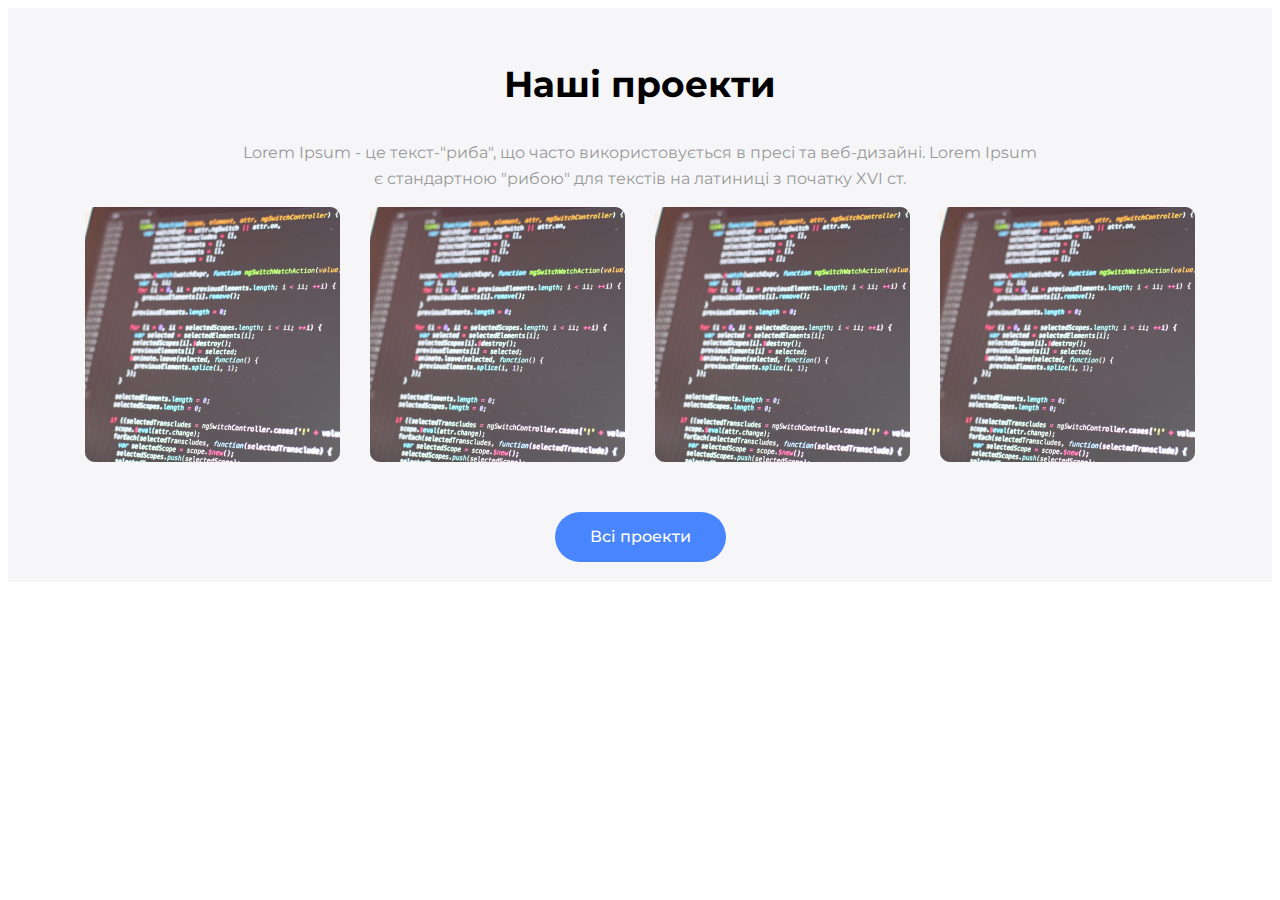
<file: index.html>
<!DOCTYPE html>
<html lang="uk">
<head>
    <meta charset="UTF-8">
    <meta name="viewport" content="width=device-width, initial-scale=1.0">
    <title>Наші проекти</title>
    <link rel="stylesheet" href="./css/style.css">
</head>
<body>
        <section class="projects">
            <div class="projects__container">
                <h2>Наші проекти</h2>
                <p>Lorem Ipsum - це текст-"риба", що часто використовується в пресі та веб-дизайні. Lorem Ipsum є стандартною "рибою" для текстів на латиниці з початку XVI ст.</p>
                <div class="projects__container--projects">
                    <img src="project.png" alt="Project 1" class="project">
                    <img src="project.png" alt="Project 2" class="project">
                    <img src="project.png" alt="Project 3" class="project">
                    <img src="project.png" alt="Project 4" class="project">
                </div>
                <button class="projects__container--all-p-btn">Всі проекти</button>
            </div>
        </section>
</body>
</html>
</file>
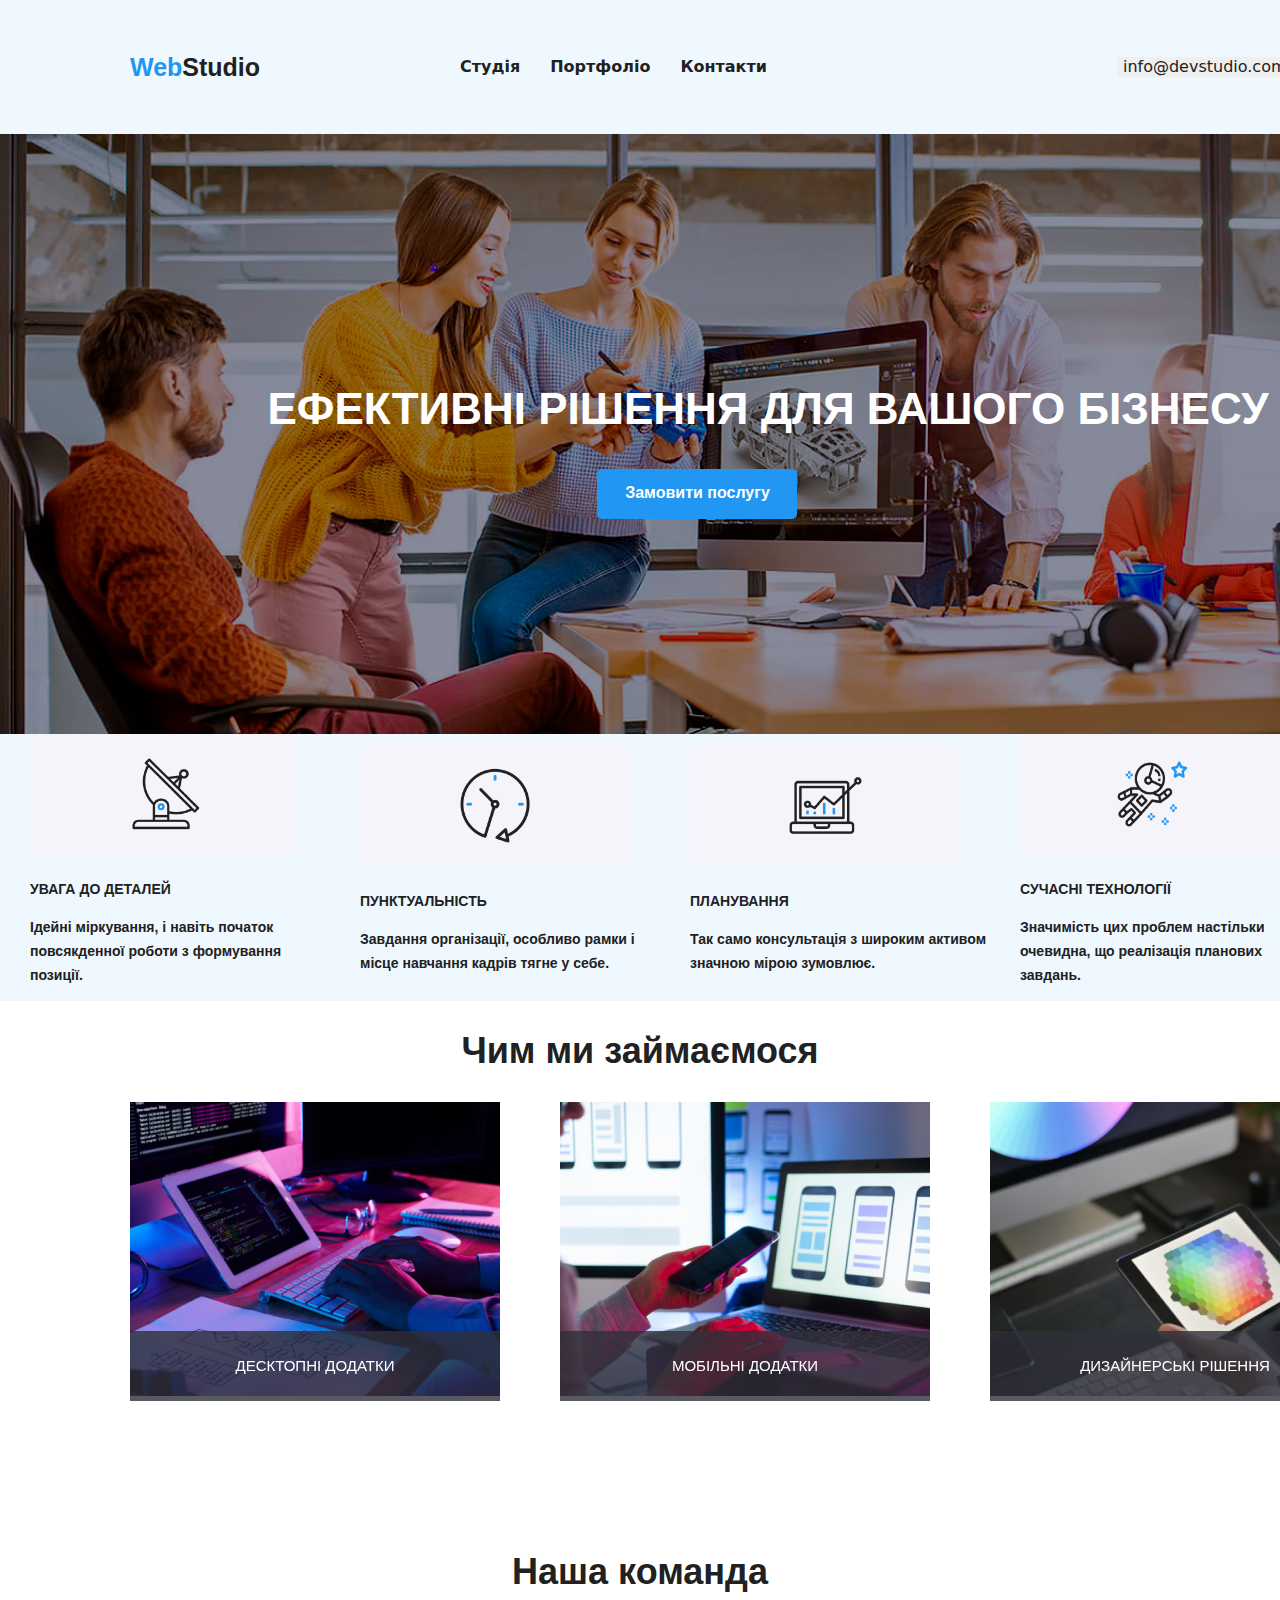
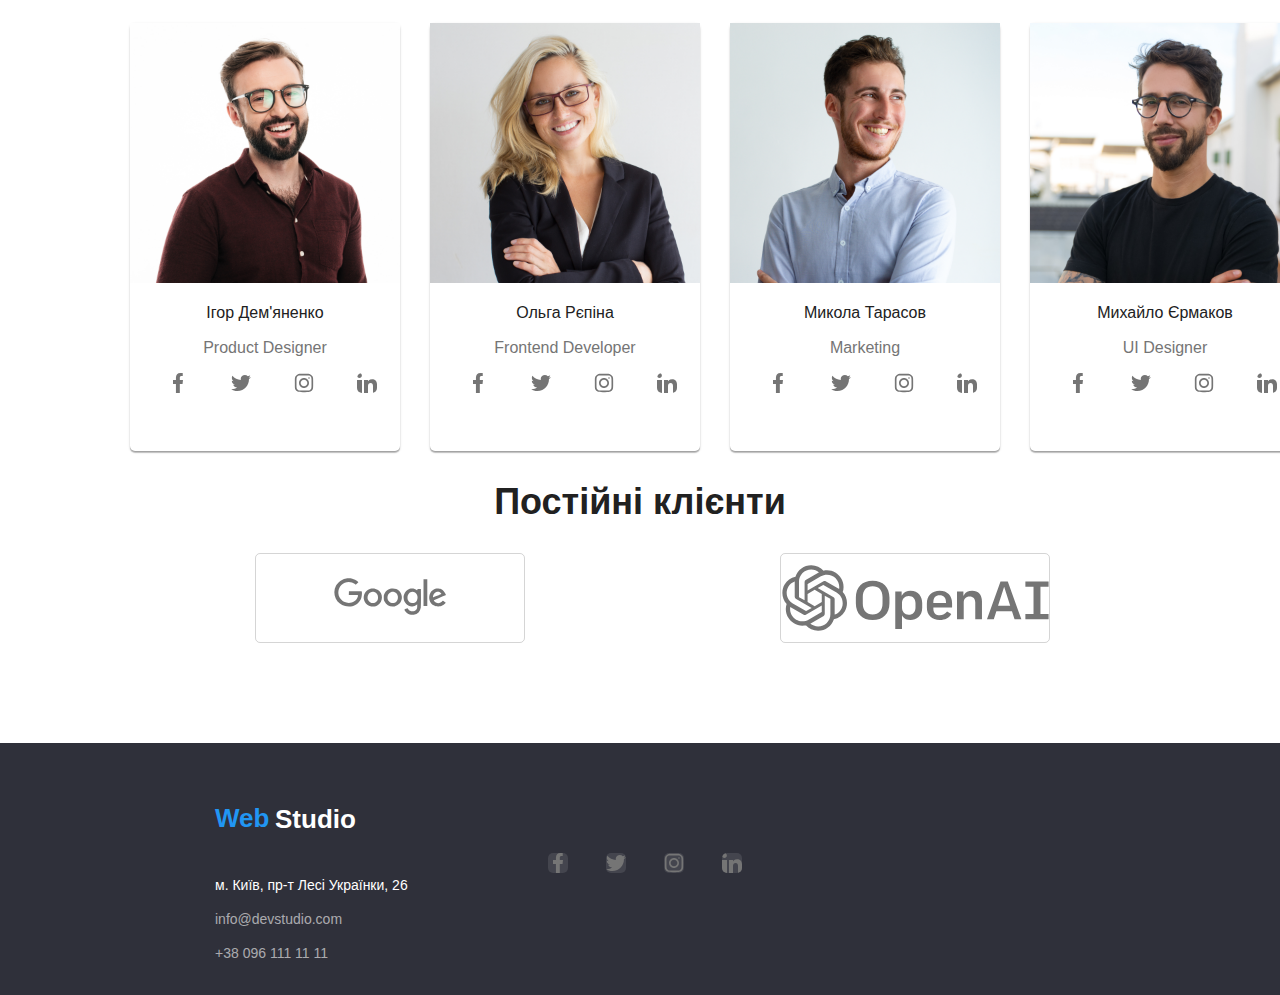
<file: WebStudio/index.html>
<!DOCTYPE html>
<html lang="en">
<head>
    <meta charset="UTF-8">
    <meta name="viewport" content="width=device-width, initial-scale=1.0">
    <title>WebStudio</title>
    <link rel="stylesheet" href="https://cdnjs.cloudflare.com/ajax/libs/modern-normalize/2.0.0/modern-normalize.min.css">
    <link rel="stylesheet" href="./style.css">
</head>
<body>
    <header class="header">
        <h4 class="webtext1"><div class="blue">Web</div></h4><h4 class="webtext2">Studio</h4>
        <nav class="menunav">
            <h4 class="navtext">Студія</h4>
            <h4 class="navtext">Портфоліо</h4>
            <h4 class="navtext">Контакти</h4>
        </nav>
        <button class="mailtext">info@devstudio.com</button>
        <h4 class="teltext">+38 096 111 11 11</h4>
    </header>
    <div class="main">
        <section>
            <h1 class="title">ЕФЕКТИВНІ РІШЕННЯ ДЛЯ ВАШОГО БІЗНЕСУ</h1>
            <button class="button" data-modal-open>Замовити послугу</button>
        </section>
    </div>
    <div class="back-drop is-hidden" data-modal>
        <div class="modal">
            <button class="close" data-modal-close>x</button>
            <p class="welcome">Залиште ваші дані, ми вам передзвонимо</p>
            <br>
            <p class="inputt">Ім'я</p>
            <input  class="input" type="text" placeholder="">
            <p class="inputt">Телефон</p>
            <input  class="input" type="email" placeholder="">
            <p class="inputt">Пошта</p>
            <input  class="input" type="tel" placeholder="">
            <p class="inputt">Коментар</p>
            <textarea class="input" name="comment" id="comment" cols="30" rows="10" placeholder="Введіть текст"></textarea>
            <br>
            <input type="checkbox" name="checkbox" id="checkbox">
            <label class="inputt checkbox" for="checkbox">Погоджуюся з розсилкою та приймаю Умови договору</label>
            <br><br><br>
            <button class="send">Надіслати</button>
        </div>
    </div>
    <div class="box">
        <div class="title1">
            <img src="9.png" alt="antena" class="imgdef">
            <h3>УВАГА ДО ДЕТАЛЕЙ</h3>
            <h3>Ідейні міркування, і навіть початок повсякденної роботи з формування позиції.</h3>
        </div>
        <div class="title1">
            <img src="10.png" alt="clock" class="imgdef">
            <h3>ПУНКТУАЛЬНІСТЬ</h3>
            <h3>Завдання організації, особливо рамки і місце навчання кадрів тягне у себе.</h3>
        </div>
        <div class="title1">
            <img src="11.png" alt="diagram" class="imgdef">
            <h3>ПЛАНУВАННЯ</h3>
            <h3>Так само консультація з широким активом значною мірою зумовлює.</h3>
        </div>
        <div class="title1">
            <img src="12.png" alt="astronaut" class="imgdef">
            <h3>СУЧАСНІ ТЕХНОЛОГІЇ</h3>
            <h3>Значимість цих проблем настільки очевидна, що реалізація планових завдань.</h3>
        </div>
    </div>
    <div class="box2">
        <h2 class="title3">Чим ми займаємося</h2>
        <div class="imgs">
            <div class="img">
                <img src="./1.png" alt="img1" class="img">
                <p class="imgtext">ДЕСКТОПНІ ДОДАТКИ</p>
            </div>
            <div class="img">
                <img src="./2.png" alt="img2" class="img">
                <p class="imgtext">МОБІЛЬНІ ДОДАТКИ</p>
            </div>
            <div class="img">
                <img src="./3.png" alt="img3" class="img">
                <p class="imgtext">ДИЗАЙНЕРСЬКІ РІШЕННЯ</p>
            </div>
        </div>
    </div>
    <br><br><br><br><br><br>
    <div class="box2">
        <h2 class="title3">Наша команда</h2>
        <div class="imgs">
            <div class="name">
                <img src="./4.png" alt="img4" class="img2">
                <h3 class="name1">Ігор Дем'яненко</h3>
                <h3 class="name2">Product Designer</h3>
                <svg class="link">
                    <use href="./symbol-defs.svg#icon-facebook"></use>
                </svg>
                <svg class="link">
                    <use href="./symbol-defs.svg#icon-twitter"></use>
                </svg>
                <svg class="link">
                    <use href="./symbol-defs.svg#icon-instagram"></use>
                </svg>
                <svg class="link">
                    <use href="./symbol-defs.svg#icon-linkedin"></use>
                </svg>
            </div>
            <div class="name">
                <img src="./5.png" alt="img5" class="img2">
                <h3 class="name1">Ольга Рєпіна</h3>
                <h3 class="name2">Frontend Developer</h3>
                <svg class="link">
                    <use href="./symbol-defs.svg#icon-facebook"></use>
                </svg>
                <svg class="link">
                    <use href="./symbol-defs.svg#icon-twitter"></use>
                </svg>
                <svg class="link">
                    <use href="./symbol-defs.svg#icon-instagram"></use>
                </svg>
                <svg class="link">
                    <use href="./symbol-defs.svg#icon-linkedin"></use>
                </svg>
            </div>
            <div class="name">
                <img src="./6.png" alt="img6" class="img2">
                <h3 class="name1">Микола Тарасов</h3>
                <h3 class="name2">Marketing</h3>
                <svg class="link">
                    <use href="./symbol-defs.svg#icon-facebook"></use>
                </svg>
                <svg class="link">
                    <use href="./symbol-defs.svg#icon-twitter"></use>
                </svg>
                <svg class="link">
                    <use href="./symbol-defs.svg#icon-instagram"></use>
                </svg>
                <svg class="link">
                    <use href="./symbol-defs.svg#icon-linkedin"></use>
                </svg>
            </div>
            <div class="name">
                <img src="./7.png" alt="img7" class="img2">
                <h3 class="name1">Михайло Єрмаков</h3>
                <h3 class="name2">UI Designer</h3>
                <svg class="link">
                    <use href="./symbol-defs.svg#icon-facebook"></use>
                </svg>
                <svg class="link">
                    <use href="./symbol-defs.svg#icon-twitter"></use>
                </svg>
                <svg class="link">
                    <use href="./symbol-defs.svg#icon-instagram"></use>
                </svg>
                <svg class="link">
                    <use href="./symbol-defs.svg#icon-linkedin"></use>
                </svg>
            </div>
        </div>
    </div>
    <h2 class="title3">Постійні клієнти</h2>
    <div class="clients">
        <div class="clientbox">
            <svg class="client clientsvg">
                <use href="./symbol-defs.svg#icon-google"></use>
            </svg>
        </div>
        <div class="clientbox">
            <svg class="client clientsvg">
                <use href="./symbol-defs.svg#icon-openai"></use>
            </svg>
        </div>
    </div>
    <footer class="footer">
        <div class="footer-logo"><div class="blue">Web</div><div class="white">Studio</div></div>
        <br>
        <div class="footer-adress">м. Київ, пр-т Лесі Українки, 26</div>
        <div class="footer-email">info@devstudio.com</div>
        <div class="footer-tel">+38 096 111 11 11</div>
        <br>
        <div class="footer-social">
            <svg class="link">
                <use href="./symbol-defs.svg#icon-facebook"></use>
            </svg>
            <svg class="link">
                <use href="./symbol-defs.svg#icon-twitter"></use>
            </svg>
            <svg class="link">
                <use href="./symbol-defs.svg#icon-instagram"></use>
            </svg>
            <svg class="link">
                <use href="./symbol-defs.svg#icon-linkedin"></use>
            </svg>
        </div>
        <br>
    </footer>
    <script src="./script.js"></script>
</body>
</html>
</file>
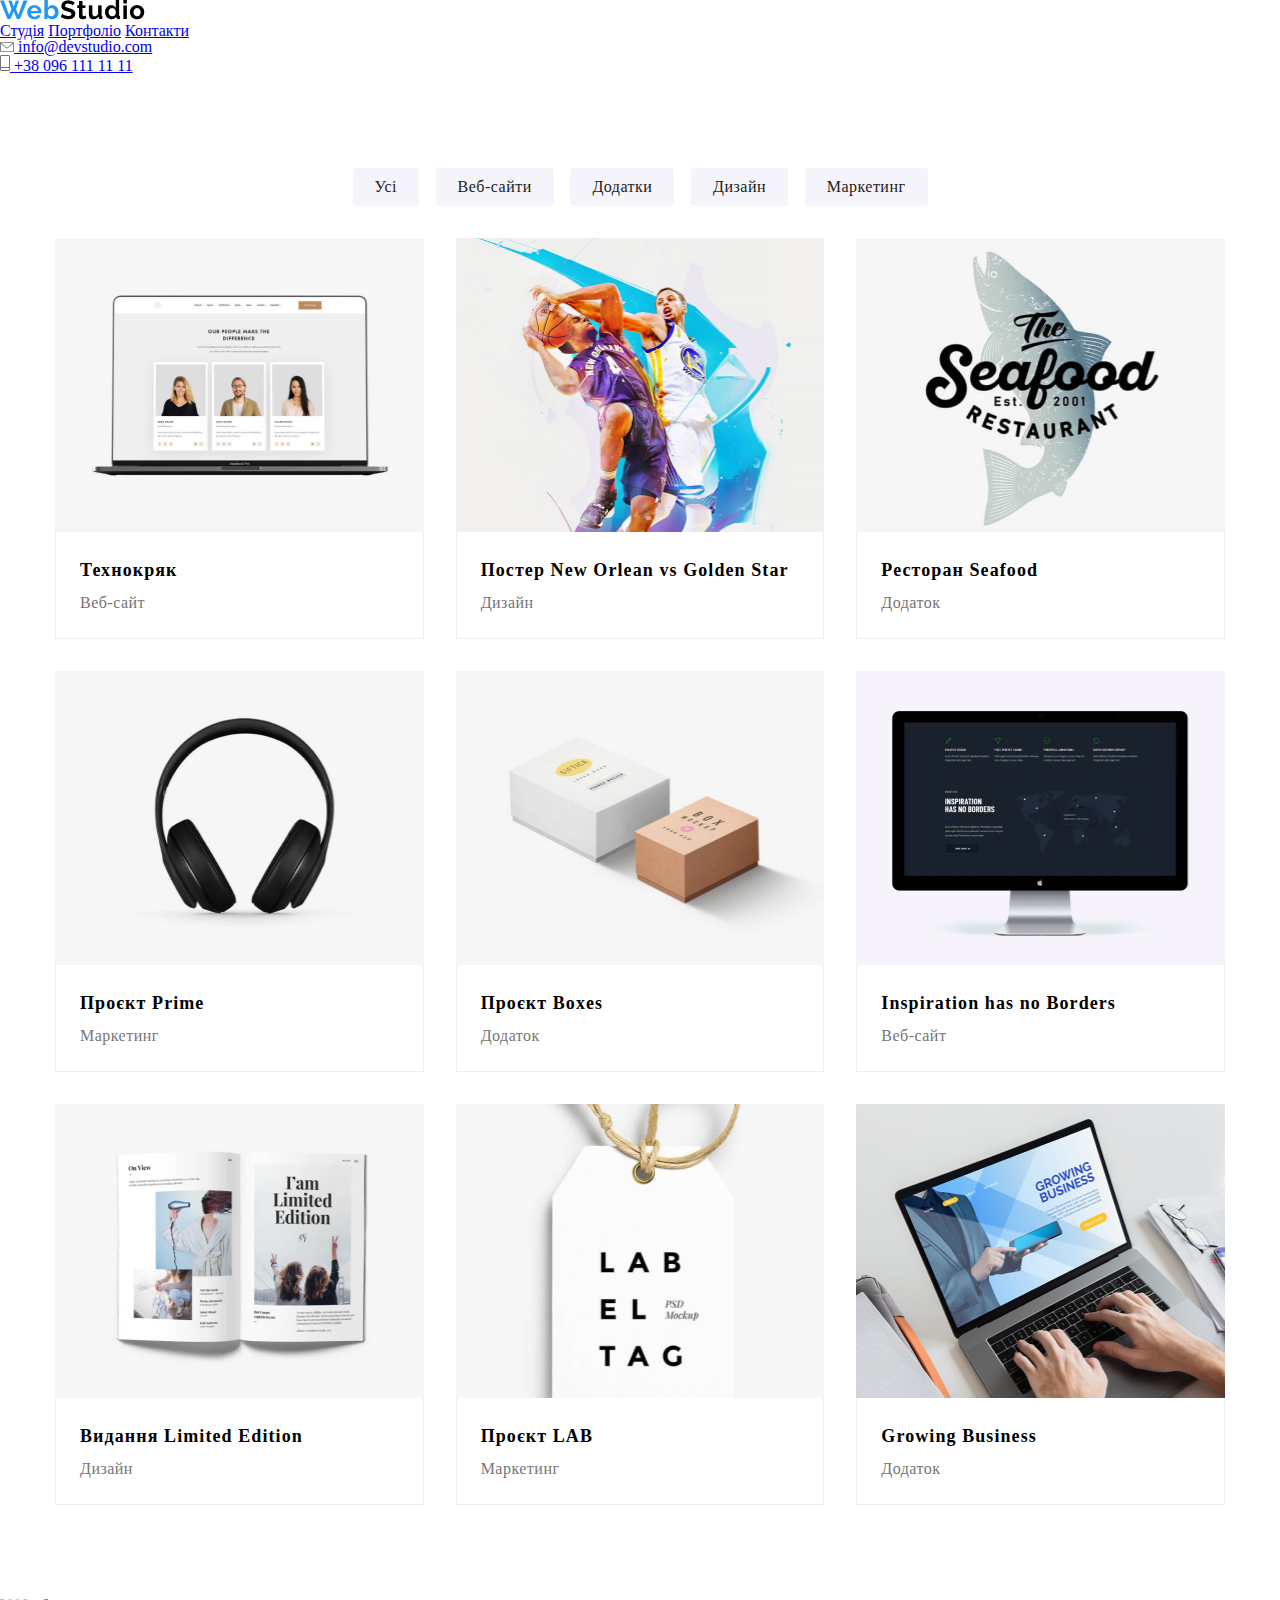
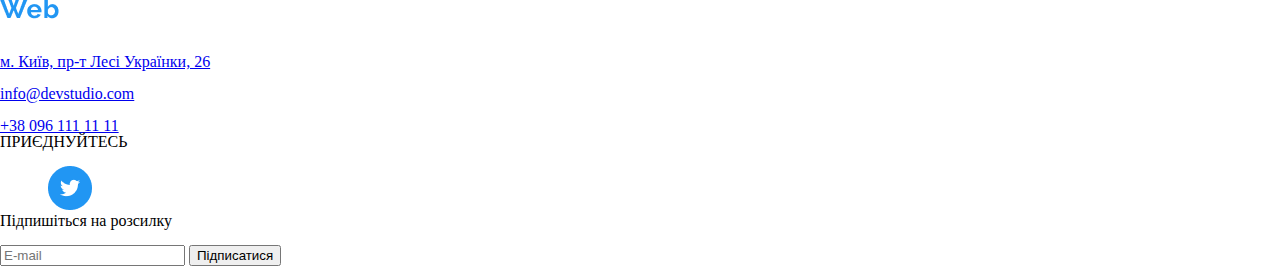
<file: index2.html>
<!DOCTYPE html>
<html lang="en">
<head>
    <meta charset="UTF-8">
    <meta name="viewport" content="width=device-width, initial-scale=1.0">
    <link rel="stylesheet" href="./css/style2.css">
    <link rel="stylesheet" href="./css/style.css">
    <title>Document</title>
</head>
<body>
    <header>
        <section class="header__container">
            <img class="header__logo" src="./img/WebStudio.png" alt="logo">
            <div class="header__container--links">
                <a class="header__links" href="index.html">Студія</a>
                <a class="header__links" href="index2.html">Портфоліо</a>
                <a class="header__links" href="#">Контакти</a>
            </div>
            <div class="header__container--social">
                <div class="header__container--social--content">
                    <a class="header__social--gmail" href="#">
                        <svg class="header__social--svg" width="14" height="10" viewBox="0 0 14 10" fill="none" xmlns="http://www.w3.org/2000/svg">
                            <path d="M12.6875 0H1.31251C0.588747 0 0 0.560711 0 1.25001V8.74999C0 9.43929 0.588747 10 1.31251 10H12.6875C13.4113 10 14 9.43929 14 8.74999V1.25001C14 0.560711 13.4113 0 12.6875 0ZM12.6875 0.833329C12.7469 0.833329 12.8035 0.845074 12.8552 0.865586L7 5.69865L1.14479 0.865586C1.19649 0.845102 1.25304 0.833329 1.31248 0.833329H12.6875ZM12.6875 9.16664H1.31251C1.07112 9.16664 0.874996 8.97989 0.874996 8.74997V1.74601L6.71331 6.56493C6.79578 6.63287 6.89789 6.66666 7 6.66666C7.10211 6.66666 7.20422 6.6329 7.28669 6.56493L13.125 1.74601V8.74999C13.125 8.97989 12.9289 9.16664 12.6875 9.16664Z" fill="#757575"/>
                        </svg>
                        info@devstudio.com
                    </a>
                </div>
                <div class="header__container--social--content">
                    <a class="header__social--phone" href="#">
                        <svg class="header__social--svg" width="10" height="16" viewBox="0 0 10 16" fill="none" xmlns="http://www.w3.org/2000/svg">
                            <path d="M8.5 0H1.5C0.672848 0 0 0.672848 0 1.5V14.5C0 15.3272 0.672848 16 1.5 16H8.5C9.32715 16 10 15.3272 10 14.5V1.5C10 0.672848 9.32715 0 8.5 0ZM1.5 1H8.5C8.77588 1 9 1.22412 9 1.5V12H1V1.5C1 1.22412 1.22412 1 1.5 1ZM8.5 15H1.5C1.22412 15 1 14.7759 1 14.5V13H9V14.5C9 14.7759 8.77588 15 8.5 15Z" fill="#757575"/>
                        </svg>
                        +38 096 111 11 11
                    </a>
                </div>
            </div>
        </section>
    </header>
    <main>
        <section class="portfolio">
                <a class="portfolio__link" href="#">Усі</a>
                <a class="portfolio__link" href="#">Веб-сайти</a>
                <a class="portfolio__link" href="#">Додатки</a>
                <a class="portfolio__link" href="#">Дизайн</a>
                <a class="portfolio__link" href="#">Маркетинг</a>
        </section>
        <section class="cards">
            <div class="cards__container">
                <div class="cards__img--1">
                    <div class="cards__overlay">
                        <p class="cards__overlay--text">
                            Ресурс пропонує комплексні пропозиції з різним рівнем функціоналу та сервісів. 
                            Все це дозволить відвідувачу отримати вичерпні відомості про компанію чи приватну особу.
                        </p>
                    </div>
                </div>
                <div class="cards__text--container">
                    <h4 class="cards__title">Технокряк</h4>
                    <span class="cards__text">Веб-сайт</span>
                </div>
            </div>
            <div class="cards__container">
                <div class="cards__img--2">
                    <div class="cards__overlay">
                        <p class="cards__overlay--text">
                            Ресурс пропонує комплексні пропозиції з різним рівнем функціоналу та сервісів. 
                            Все це дозволить відвідувачу отримати вичерпні відомості про компанію чи приватну особу.
                        </p>
                    </div>
                </div>
                <div class="cards__text--container">
                    <h4 class="cards__title">Постер New Orlean vs Golden Star</h4>
                    <span class="cards__text">Дизайн</span>
                </div>
            </div>
            <div class="cards__container">
                <div class="cards__img--3">
                    <div class="cards__overlay">
                        <p class="cards__overlay--text">
                            Ресурс пропонує комплексні пропозиції з різним рівнем функціоналу та сервісів. 
                            Все це дозволить відвідувачу отримати вичерпні відомості про компанію чи приватну особу.
                        </p>
                    </div>
                </div>
                <div class="cards__text--container">
                    <h4 class="cards__title">Ресторан Seafood</h4>
                    <span class="cards__text">Додаток</span>
                </div>
            </div>
            <div class="cards__container">
                <div class="cards__img--4">
                    <div class="cards__overlay">
                        <p class="cards__overlay--text">
                            Ресурс пропонує комплексні пропозиції з різним рівнем функціоналу та сервісів. 
                            Все це дозволить відвідувачу отримати вичерпні відомості про компанію чи приватну особу.
                        </p>
                    </div>
                </div>
                <div class="cards__text--container">
                    <h4 class="cards__title">Проєкт Prime</h4>
                    <span class="cards__text">Маркетинг</span>
                </div>
            </div>
            <div class="cards__container">
                <div class="cards__img--5">
                    <div class="cards__overlay">
                        <p class="cards__overlay--text">
                            Ресурс пропонує комплексні пропозиції з різним рівнем функціоналу та сервісів. 
                            Все це дозволить відвідувачу отримати вичерпні відомості про компанію чи приватну особу.
                        </p>
                    </div>
                </div>                <div class="cards__text--container">
                    <h4 class="cards__title">Проєкт Boxes</h4>
                    <span class="cards__text">Додаток</span>
                </div>
            </div>
            <div class="cards__container">
                <div class="cards__img--6">
                    <div class="cards__overlay">
                        <p class="cards__overlay--text">
                            Ресурс пропонує комплексні пропозиції з різним рівнем функціоналу та сервісів. 
                            Все це дозволить відвідувачу отримати вичерпні відомості про компанію чи приватну особу.
                        </p>
                    </div>
                </div>                <div class="cards__text--container">
                    <h4 class="cards__title">Inspiration has no Borders</h4>
                    <span class="cards__text">Веб-сайт</span>
                </div>
            </div>
            <div class="cards__container">
                <div class="cards__img--7">
                    <div class="cards__overlay">
                        <p class="cards__overlay--text">
                            Ресурс пропонує комплексні пропозиції з різним рівнем функціоналу та сервісів. 
                            Все це дозволить відвідувачу отримати вичерпні відомості про компанію чи приватну особу.
                        </p>
                    </div>
                </div>                <div class="cards__text--container">
                    <h4 class="cards__title">Видання Limited Edition</h4>
                    <span class="cards__text">Дизайн</span>
                </div>
            </div>
            <div class="cards__container">
                <div class="cards__img--8">
                    <div class="cards__overlay">
                        <p class="cards__overlay--text">
                            Ресурс пропонує комплексні пропозиції з різним рівнем функціоналу та сервісів. 
                            Все це дозволить відвідувачу отримати вичерпні відомості про компанію чи приватну особу.
                        </p>
                    </div>
                </div>                <div class="cards__text--container">
                    <h4 class="cards__title">Проєкт LAB</h4>
                    <span class="cards__text">Маркетинг</span>
                </div>
            </div>
            <div class="cards__container">
                <div class="cards__img--9">
                    <div class="cards__overlay">
                        <p class="cards__overlay--text">
                            Ресурс пропонує комплексні пропозиції з різним рівнем функціоналу та сервісів. 
                            Все це дозволить відвідувачу отримати вичерпні відомості про компанію чи приватну особу.
                        </p>
                    </div>
                </div>                <div class="cards__text--container">
                    <h4 class="cards__title">Growing Business</h4>
                    <span class="cards__text">Додаток</span>
                </div>
            </div>
        </section>
        <footer>
            <section class="footer">
                <div class="footer__container">
                    <div class="footer__container--first">
                        <img src="./img/logo-footer.png" alt="logo-footer">
                        <div class="footer__container--first--logo">
                            <br><br>
                            <a class="footer__adress" href="#">м. Київ, пр-т Лесі Українки, 26</a>
                            <br><br>
                            <a class="footer__gmail" href="#">info@devstudio.com</a>
                            <br><br>
                            <a class="footer__phone" href="#">+38 096 111 11 11</a>
                        </div>
                    </div>
                    <div class="footer__container--second">
                        <h3 class="footer__container--second--title">ПРИЄДНУЙТЕСЬ</h3>
                        <br>
                        <div class="footer__container--second--network">
                            <img src="./img/f1.png" alt="">
                            <img src="./img/f2.png" alt="">
                            <img src="./img/f3.png" alt="">
                            <img src="./img/f4.png" alt="">
                        </div>
                    </div>
                    <div class="footer__container--therd">
                        <h3 class="footer__container--second--title">Підпишіться на розсилку</h3>
                        <br>
                        <div class="footer__container--therd--content">
                            <input aria-colspan="footer__container--therd--input" class="" type="email" placeholder="E-mail">
                            <button class="footer__container--therd--button">Підписатися</button>
                        </div>
                    </div>
                </div>
            </section>
        </footer>
    </main>
</body>
</html>
</file>
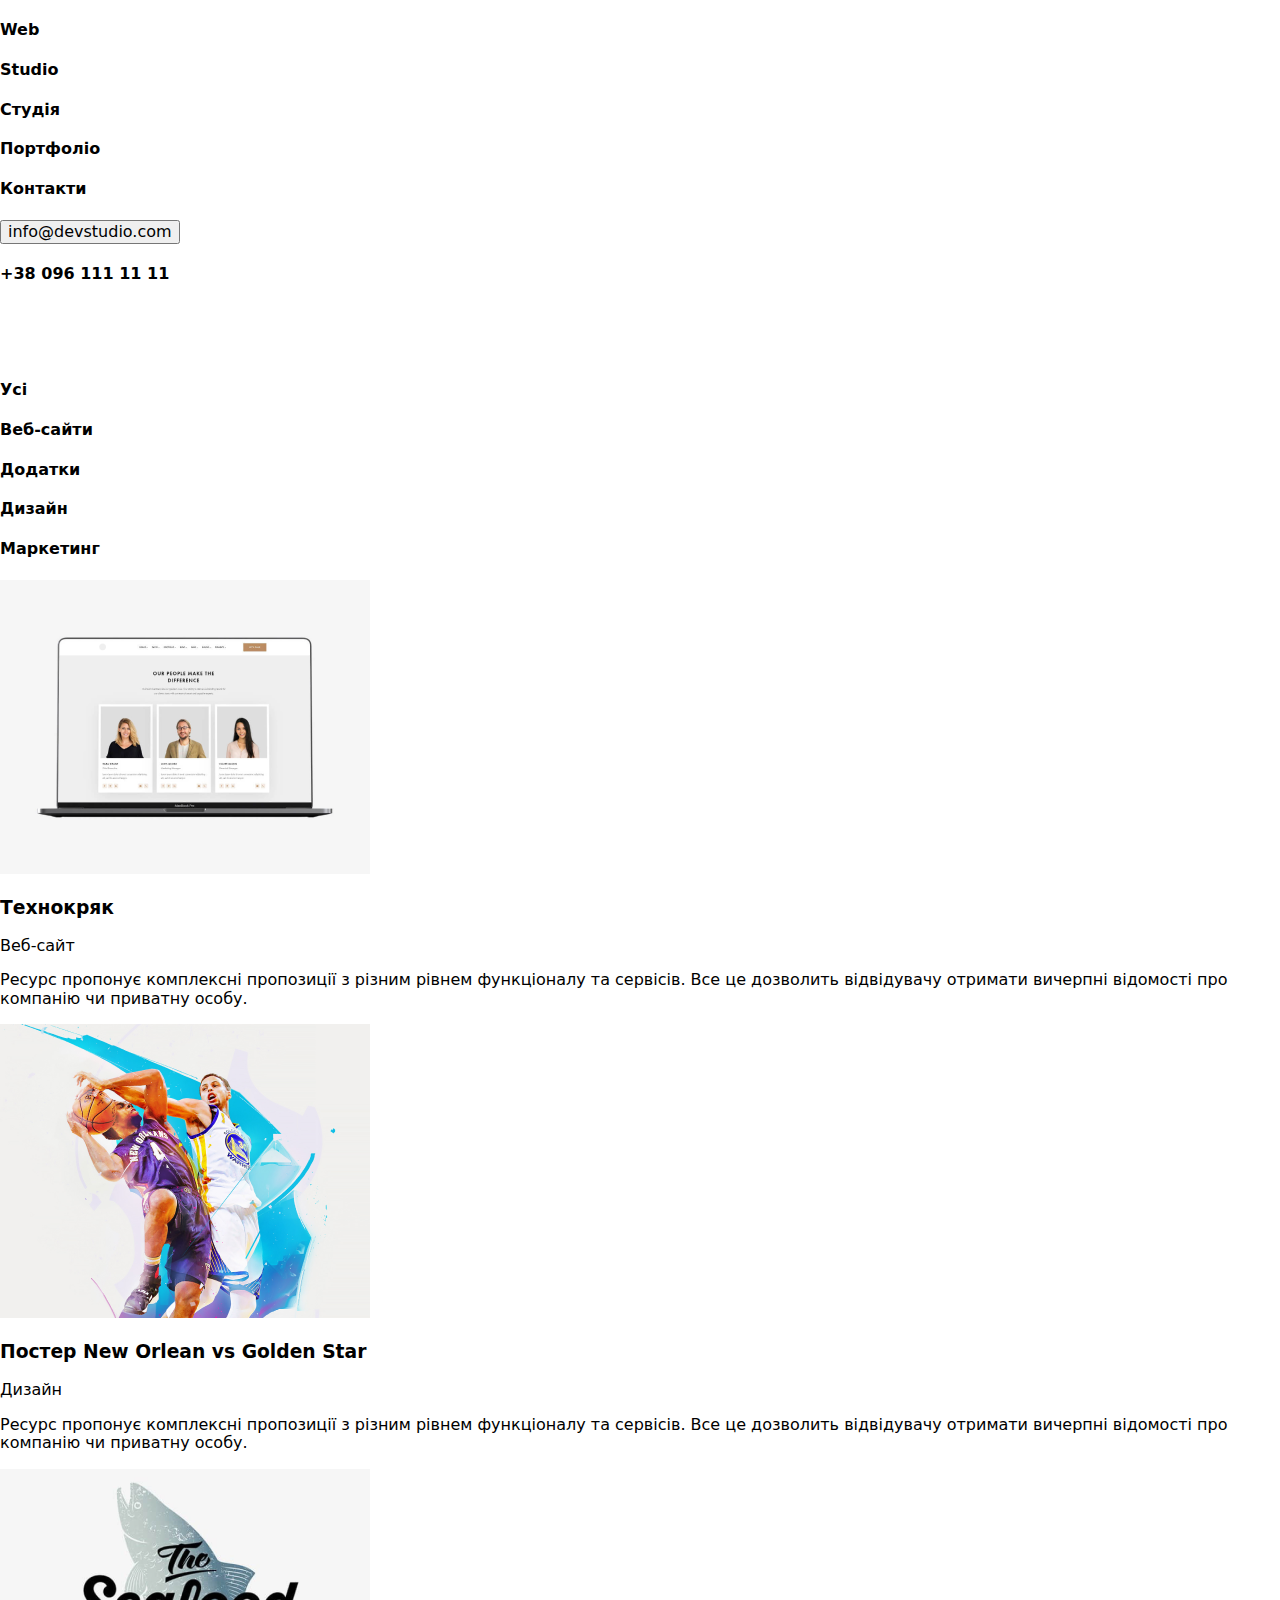
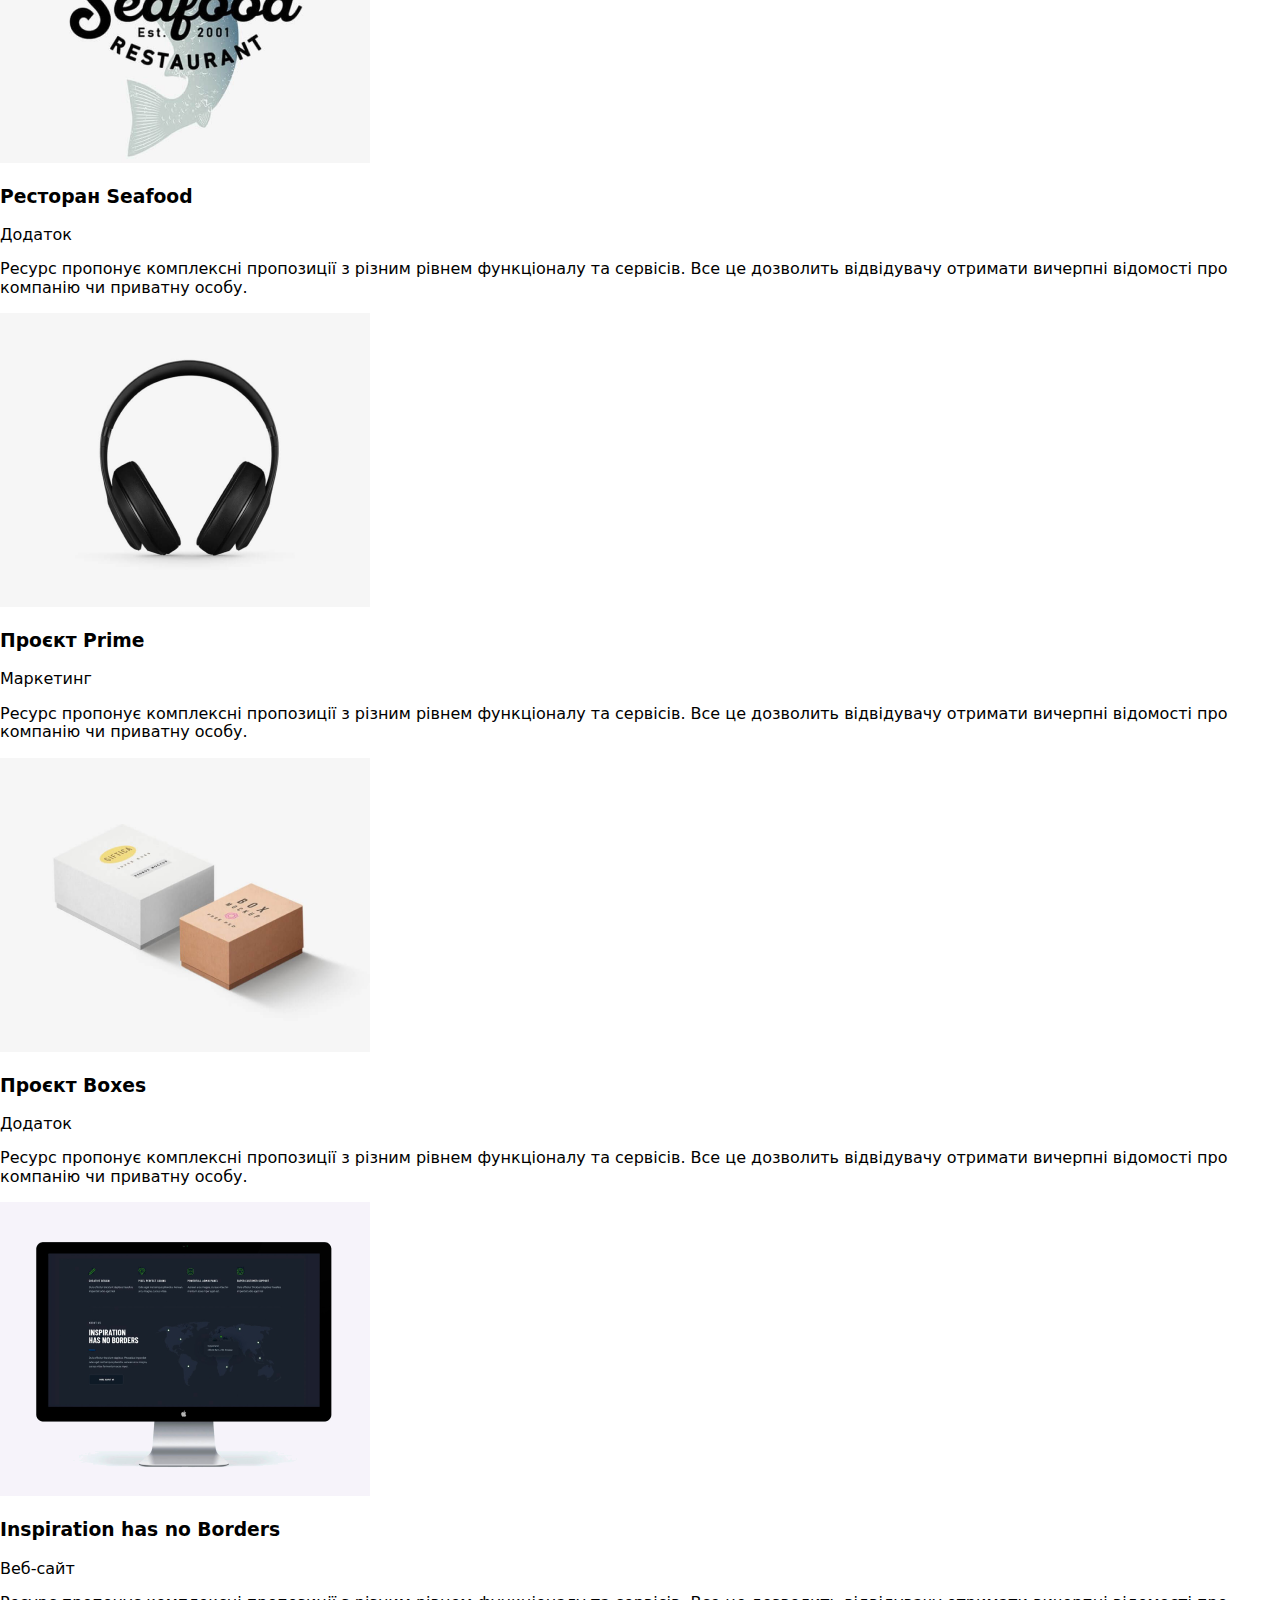
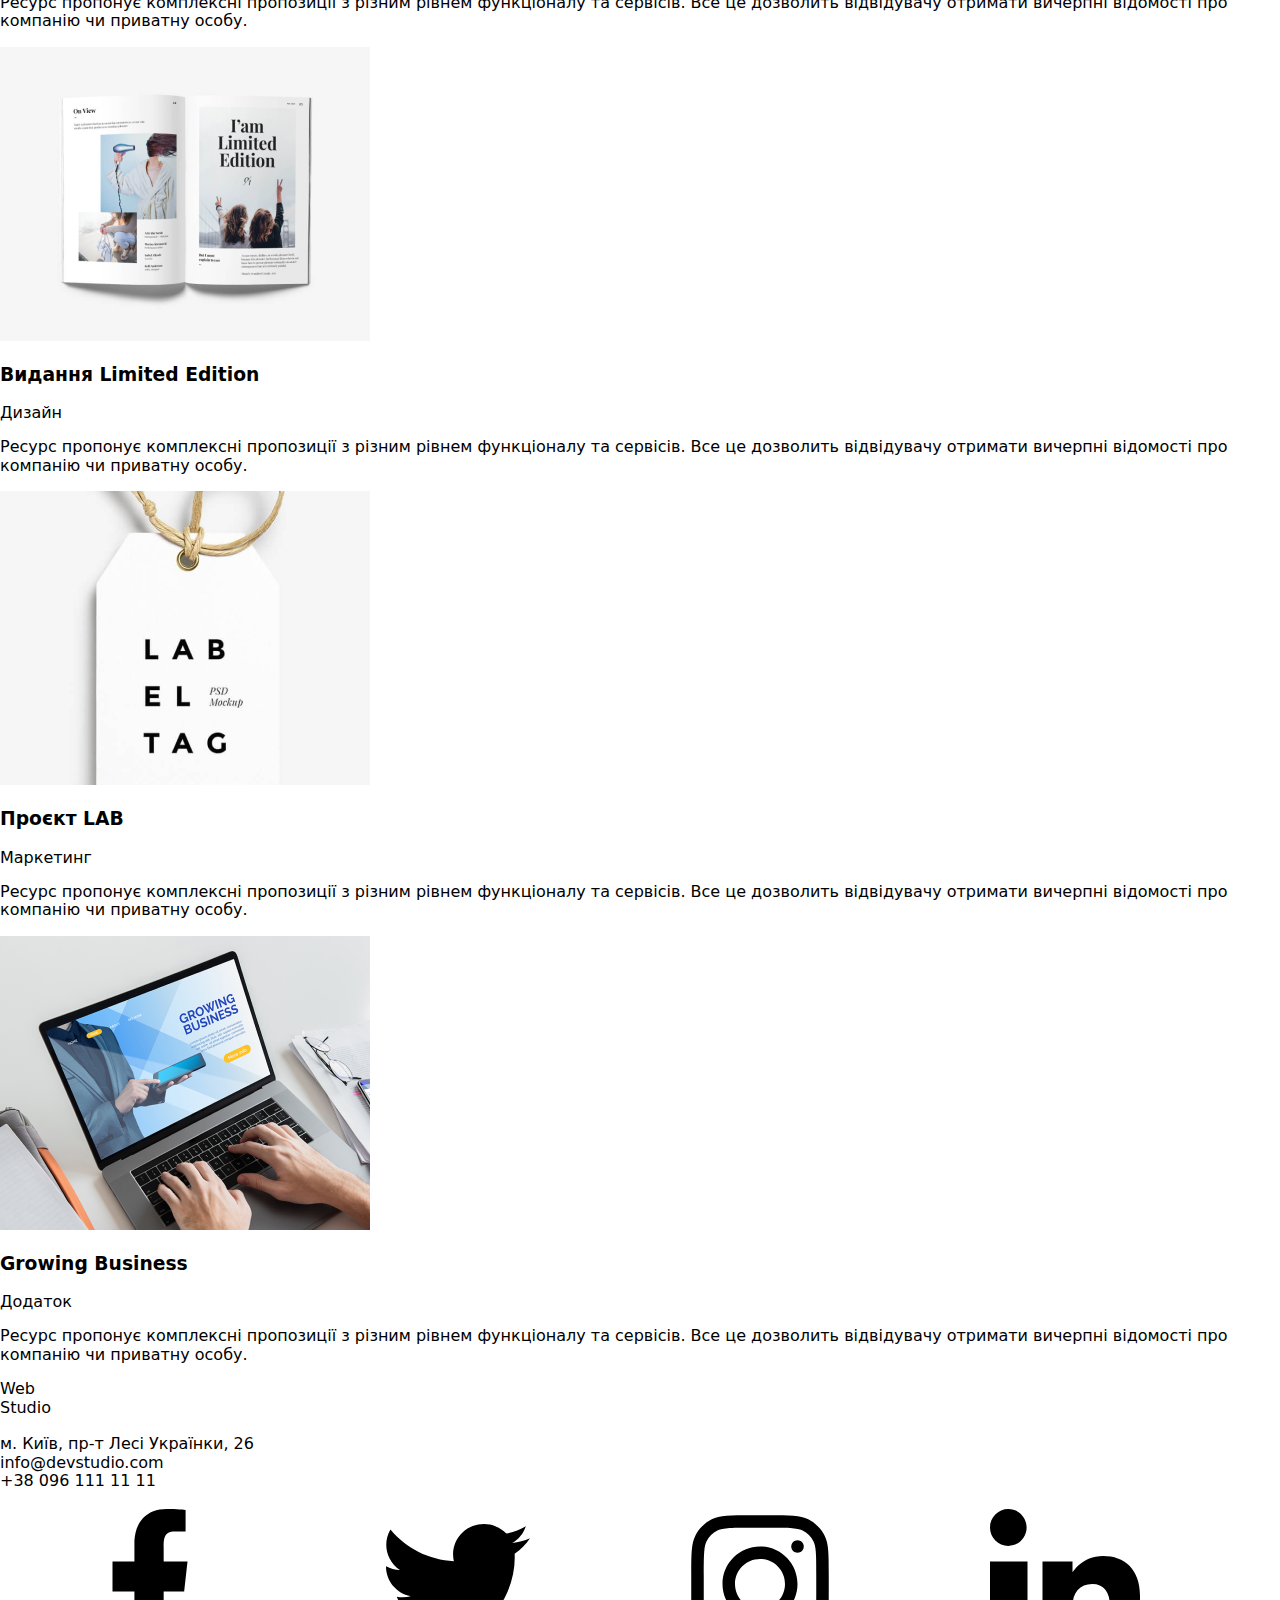
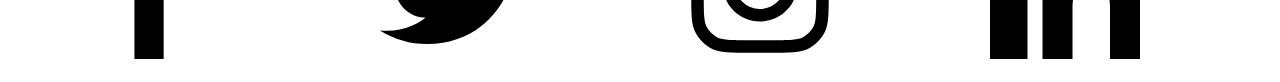
<file: portfolio.html>
<!DOCTYPE html>
<html lang="en">
<head>
    <meta charset="UTF-8">
    <meta name="viewport" content="width=device-width, initial-scale=1.0">
    <title>Document</title>
    <link rel="stylesheet" href="./css/style.css">
    <link rel="stylesheet" href="https://cdnjs.cloudflare.com/ajax/libs/modern-normalize/2.0.0/modern-normalize.min.css">
</head>
<body>
    <header class="header">
        <h4 class="webtext1"><div class="blue">Web</div></h4><h4 class="webtext2">Studio</h4>
        <nav class="menunav">
            <h4 class="navtext" onclick="location.href='index.html'">Студія</h4>
            <h4 class="navtext">Портфоліо</h4>
            <h4 class="navtext">Контакти</h4>
        </nav>
        <button class="mailtext">info@devstudio.com</button>
        <h4 class="teltext">+38 096 111 11 11</h4>
    </header>
    <div class="portfolio">
        <br><br><br>
        <div class="filter">
            <h4 class="filtertext">Усі</h4>
            <h4 class="filtertext">Веб-сайти</h4>
            <h4 class="filtertext">Додатки</h4>
            <h4 class="filtertext">Дизайн</h4>
            <h4 class="filtertext">Маркетинг</h4>
        </div>
        <div class="components">
            <div class="component">
                <img src="./css/technokryak.png" alt="Технокряк" class="componentimg">
                <br>
                <h3 class="componenttext">Технокряк</h3>
                <p class="componenttext1">Веб-сайт</p>
                <div class="onhover">
                    <p class="hovertext">Ресурс пропонує комплексні пропозиції з різним рівнем функціоналу та сервісів. Все це дозволить відвідувачу отримати вичерпні відомості про компанію чи приватну особу.</p>
                </div>
            </div>
            <div class="component">
                <img src="./css/neworlean.png" alt="Постер New Orlean vs Golden Star" class="componentimg">
                <br>
                <h3 class="componenttext">Постер New Orlean vs Golden Star</h3>
                <p class="componenttext1">Дизайн</p>
                <div class="onhover">
                    <p class="hovertext">Ресурс пропонує комплексні пропозиції з різним рівнем функціоналу та сервісів. Все це дозволить відвідувачу отримати вичерпні відомості про компанію чи приватну особу.</p>
                </div>
            </div>
            <div class="component">
                <img src="./css/seafood.png" alt="Ресторан Seafood" class="componentimg">
                <br>
                <h3 class="componenttext">Ресторан Seafood</h3>
                <p class="componenttext1">Додаток</p>
                <div class="onhover">
                    <p class="hovertext">Ресурс пропонує комплексні пропозиції з різним рівнем функціоналу та сервісів. Все це дозволить відвідувачу отримати вичерпні відомості про компанію чи приватну особу.</p>
                </div>
            </div>
        </div>
        <div class="components">
            <div class="component">
                <img src="./css/prime.png" alt="Проєкт Prime" class="componentimg">
                <br>
                <h3 class="componenttext">Проєкт Prime</h3>
                <p class="componenttext1">Маркетинг</p>
                <div class="onhover">
                    <p class="hovertext">Ресурс пропонує комплексні пропозиції з різним рівнем функціоналу та сервісів. Все це дозволить відвідувачу отримати вичерпні відомості про компанію чи приватну особу.</p>
                </div>
            </div>
            <div class="component">
                <img src="./css/boxes.png" alt="Проєкт Boxes" class="componentimg">
                <br>
                <h3 class="componenttext">Проєкт Boxes</h3>
                <p class="componenttext1">Додаток</p>
                <div class="onhover">
                    <p class="hovertext">Ресурс пропонує комплексні пропозиції з різним рівнем функціоналу та сервісів. Все це дозволить відвідувачу отримати вичерпні відомості про компанію чи приватну особу.</p>
                </div>
            </div>
            <div class="component">
                <img src="./css/inspiration.png" alt="Inspiration has no Borders" class="componentimg">
                <br>
                <h3 class="componenttext">Inspiration has no Borders</h3>
                <p class="componenttext1">Веб-сайт</p>
                <div class="onhover">
                    <p class="hovertext">Ресурс пропонує комплексні пропозиції з різним рівнем функціоналу та сервісів. Все це дозволить відвідувачу отримати вичерпні відомості про компанію чи приватну особу.</p>
                </div>
            </div>
        </div>
        <div class="components">
            <div class="component">
                <img src="./css/limitededition.png" alt="Видання Limited Edition" class="componentimg">
                <br>
                <h3 class="componenttext">Видання Limited Edition</h3>
                <p class="componenttext1">Дизайн</p>
                <div class="onhover">
                    <p class="hovertext">Ресурс пропонує комплексні пропозиції з різним рівнем функціоналу та сервісів. Все це дозволить відвідувачу отримати вичерпні відомості про компанію чи приватну особу.</p>
                </div>
            </div>
            <div class="component">
                <img src="./css/lab.png" alt="Проєкт LAB" class="componentimg">
                <br>
                <h3 class="componenttext">Проєкт LAB</h3>
                <p class="componenttext1">Маркетинг</p>
                <div class="onhover">
                    <p class="hovertext">Ресурс пропонує комплексні пропозиції з різним рівнем функціоналу та сервісів. Все це дозволить відвідувачу отримати вичерпні відомості про компанію чи приватну особу.</p>
                </div>
            </div>
            <div class="component">
                <img src="./css/growingbusiness.png" alt="Growing Business" class="componentimg">
                <br>
                <h3 class="componenttext">Growing Business</h3>
                <p class="componenttext1">Додаток</p>
                <div class="onhover">
                    <p class="hovertext">Ресурс пропонує комплексні пропозиції з різним рівнем функціоналу та сервісів. Все це дозволить відвідувачу отримати вичерпні відомості про компанію чи приватну особу.</p>
                </div>
            </div>
        </div>
    <footer class="footer">
        <div class="footer-logo"><div class="blue">Web</div><div class="white">Studio</div></div>
        <br>
        <div class="footer-adress">м. Київ, пр-т Лесі Українки, 26</div>
        <div class="footer-email">info@devstudio.com</div>
        <div class="footer-tel">+38 096 111 11 11</div>
        <br>
        <div class="footer-social">
            <svg class="link">
                <use href="./symbol-defs.svg#icon-facebook"></use>
            </svg>
            <svg class="link">
                <use href="./symbol-defs.svg#icon-twitter"></use>
            </svg>
            <svg class="link">
                <use href="./symbol-defs.svg#icon-instagram"></use>
            </svg>
            <svg class="link">
                <use href="./symbol-defs.svg#icon-linkedin"></use>
            </svg>
        </div>
        <br>
    </footer>
</body>
</html>
</file>
<file: css/style.css>
@import url("https://fonts.googleapis.com/css2?family=Montserrat:ital,wght@0,100..900;1,100..900&display=swap");
@media (max-width: 1100px) {
  .projects__container h2 {
    font-family: Montserrat !important;
    font-size: 34px !important;
    font-weight: 650 !important;
    line-height: 52.66px !important;
    text-align: center !important;
  }
  .projects__container p {
    font-family: Montserrat !important;
    font-size: 15px !important;
    font-weight: 400 !important;
    line-height: 25.36px !important;
    text-align: center !important;
    color: #999999 !important;
  }
  .projects__container--projects {
    display: flex !important;
    flex-wrap: wrap !important;
    justify-content: center !important;
  }
}
@media (max-width: 725px) {
  .projects__container h2 {
    font-size: 25px !important;
    font-weight: 650 !important;
    line-height: 40px !important;
  }
  .projects__container p {
    font-size: 10px !important;
    font-weight: 350 !important;
  }
  .projects__container--projects {
    display: flex !important;
    flex-wrap: wrap !important;
    justify-content: center !important;
  }
}
@media (max-width: 580px) {
  .projects__container h2 {
    font-size: 18px !important;
    font-weight: 650 !important;
    line-height: 35px !important;
  }
  .projects__container p {
    font-size: 12px !important;
  }
}
.projects {
  font-family: Arial, sans-serif;
  display: flex;
  justify-content: center;
  align-items: center;
  background-color: #F6F6F8;
  animation: anim2 1.5s ease-in-out;
}
@keyframes anim2 {
  0% {
    transform: scale(0.7);
    opacity: 0;
  }
  100% {
    transform: scale(1);
    opacity: 1;
  }
}
.projects .projects__container {
  text-align: center;
  padding: 20px;
  max-width: 800px;
}
.projects .projects__container h2 {
  font-family: Montserrat;
  font-size: 36px;
  font-weight: 700;
  line-height: 52.66px;
  text-align: center;
}
.projects .projects__container p {
  font-family: Montserrat;
  font-size: 16px;
  font-weight: 400;
  line-height: 25.36px;
  text-align: center;
  color: #999999;
}
.projects .projects__container .projects__container--projects {
  display: flex;
  justify-content: center;
  gap: 30px;
  padding-bottom: 50px;
}
.projects .projects__container .projects__container--all-p-btn {
  padding: 15px 35px;
  color: white;
  background: #4985FF;
  border: none;
  border-radius: 30px;
  cursor: pointer;
  transition: background-color 0.3s, transform 0.3s;
  font-family: Montserrat;
  font-size: 16px;
  font-weight: 500;
  line-height: 19.5px;
  text-align: center;
}
.projects .projects__container .projects__container--all-p-btn:hover {
  background-color: #0056b3;
  transform: scale(1.1);
}
.projects .project {
  animation: anim 1.5s ease-in-out;
}
@keyframes anim {
  0% {
    transform: scale(0.7);
    opacity: 0;
  }
  100% {
    transform: scale(1);
    opacity: 1;
  }
}
</file>
<file: WebStudio/style.css>
.header {
    display: flex;
    justify-content: space-between;
    align-items: center;
    background-color: aliceblue;
}

.menunav {
    display: flex;
    justify-content: space-between;
    align-items: center;
    margin-left: 30px;
}

.navtext {
    transition-property: color;
    transition-duration: 250ms;
    transition-timing-function: cubic-bezier(0.4, 0, 0.2, 1);
    transition-delay: 0;
    margin-right: 30px;
    color: #212121;
}

.mailtext {
    transition-property: color;
    transition-duration: cubic-bezier(0.4, 0, 0.2, 1);
    transition-timing-function: cubic-bezier(0.4, 0, 0.2, 1);
    transition-delay: 0;
    margin-left: 320px;
    color: #212121;
}

.teltext {
    transition-property: color;
    transition-duration: cubic-bezier(0.4, 0, 0.2, 1);
    transition-timing-function: cubic-bezier(0.4, 0, 0.2, 1);
    transition-delay: 0;
    margin-right: 110px;
    color: #757575;
}

.webtext1 {
    margin-left: 130px;
    color: #212121;
    font-size: 25px;
    font-family: 'Raleway', sans-serif;
}

.webtext2 {
    margin-right: 170px;
    color: #212121;
    font-size: 25px;
    font-family: 'Raleway', sans-serif;
}

.navtext:hover {
    transition-property: color;
    transition-duration: 250ms;
    transition-timing-function: cubic-bezier(0.4, 0, 0.2, 1);
    transition-delay: 0;
    color: #2196F3;
    cursor: pointer;
}

.mailtext:hover {
    transition-property: color;
    transition-duration: 250ms;
    transition-timing-function: cubic-bezier(0.4, 0, 0.2, 1);
    transition-delay: 0;
    color: #2196F3;
    cursor: pointer;
}

.teltext:hover {
    transition-property: color;
    transition-duration: 250ms;
    transition-timing-function: cubic-bezier(0.4, 0, 0.2, 1);
    transition-delay: 0;
    color: #2196F3;
    cursor: pointer;
}

.blue {
    color: #2196F3;
}

.button:hover {
    background-color: rgba(29, 127, 208);
    transition-property: background-color;
    transition-duration: 250ms;
    transition-timing-function: cubic-bezier(0.4, 0, 0.2, 1);
    transition-delay: 0;
    cursor: pointer;
}

.main {
    display: flex;
    justify-content: center;
    align-items: center;
    background-image: url(./8.png);
    width: 1536px;
    height: 600px;
    top: 80px;
}

.title {
    color: #FFFFFF;
    font-size: 44px;
    font-weight: 900px;
    line-height: 60px;
    font-family: 'Roboto', sans-serif;
    text-align: center;
}

.button {
    transition-property: background-color;
    transition-duration: 250ms;
    transition-timing-function: cubic-bezier(0.4, 0, 0.2, 1);
    transition-delay: 0;
    color: #FFFFFF;
    background-color: #2196F3;
    font-size: 16px;
    font-weight: 700;
    line-height: 45px;
    font-family: 'Roboto', sans-serif;
    text-align: center;
    border-radius: 5px;
    justify-content: center;
    display: flex;
    width: 200px;
    height: 50px;
    margin-left: 330px;
} 

.box {
    display: flex;
    justify-content: space-between;
    align-items: center;
    background-color: aliceblue;
}

.title1 {
    color: #212121;
    font-size: 12px;
    font-weight: 700;
    line-height: 24px;
    margin-left: 30px;
    font-family: 'Roboto', sans-serif;
}

.title2 {
    color: #757575;
    font-size: 14px;
    font-weight: 700;
    line-height: 24px;
    font-family: 'Roboto', sans-serif;
    text-align: center;
}

.title3 {
    color: #212121;
    font-size: 36px;
    font-weight: 700;
    line-height: 42px;
    font-family: 'Roboto', sans-serif;
    text-align: center;
}

.imgs {
    display: flex;
    align-items: center;
    margin-left: 130px;
}

.img2 {
    height: 260px;
    width: 270px;
    margin-right: 30px;
}

.name {
    background-color: #FFFFFF;
    width: 270px;
    height: 428px;
    margin-right: 30px;
    box-shadow: 0px 1px 3px rgba(0, 0, 0, 0.12), 0px 1px 1px rgba(0, 0, 0, 0.14), 0px 2px 1px rgba(0, 0, 0, 0.2);
    border-radius: 5px;
}

.name1 {
    color: #212121;
    font-size: 16px;
    font-weight: 500;
    line-height: 19px;
    font-family: 'Roboto', sans-serif;
    text-align: center;
}

.name2 {
    color: #757575;
    font-size: 16px;
    font-weight: 400;
    line-height: 19px;
    font-family: 'Roboto', sans-serif;
    text-align: center;
}

.imgdef {
    margin-right: 30px;
    border-radius: 5px;
    width: 270px;
    height: 120px;
}

.link {
    transition-property: color;
    transition-timing-function: cubic-bezier(0.4, 0, 0.2, 1);
    transition-delay: 0;
    height: 20px;
    width: 20px;
    margin-left: 38px;
    fill: #757575;
    transition: background-color 250ms cubic-bezier(0.4, 0, 0.2, 1);
    transition-duration: 250ms;
    background-color: #FFFFFF1A;
    border-radius: 5px;
    border-width: 44px;
}

button {
    transition-property: color;
    transition-duration: 250ms;
    transition-timing-function: cubic-bezier(0.4, 0, 0.2, 1);
    transition-delay: 0;
    border: none;
}

.link:hover {
    transition-property: color;
    transition-duration: 250ms;
    transition-timing-function: cubic-bezier(0.4, 0, 0.2, 1);
    transition-delay: 0;
    background-color: #2196F3;
    cursor: pointer;
    border-radius: 5px;
    border-width: 44px;
}

.clients {
    display: flex;
    align-items: center;
}

.clientbox {
    display: flex;
    justify-content: center;
    align-items: center;
    border: 1px solid rgba(134, 134, 134, 0.349);
    border-radius: 5px;
    margin-left: 255px;
    width: 270px;
    height: 90px;
    border-radius: 5px;
    justify-content: center;
    
}

.clientsvg {
    display: flex;
    justify-content: center;
    align-items: center;
    display: flex;
    width: 270px;
    height: 90px;
    fill: #757575;
    transition-property: fill;
    transition-duration: 250ms;
    transition-timing-function: cubic-bezier(0.4, 0, 0.2, 1);
    transition-delay: 0;
    transition: fill 0.3s cubic-bezier(0.4, 0, 0.2, 1);
    justify-content: center;
}

.clientsvg:hover {
    transition-property: fill;
    transition-duration: 250ms;
    transition-timing-function: cubic-bezier(0.4, 0, 0.2, 1);
    transition-delay: 0;
    fill: #2196F3;
    cursor: pointer;
    border-radius: 5px;
}

.footer {
    background-color: #2F303A;
    height: 252px;
    width: 1600px;
    margin-top: 100px;
    margin-left: 0px;
    margin-right: 0px;
}

.footer-logo {
    color: #FFFFFF;
    font-size: 26px;
    font-weight: 700;
    line-height: 31px;
    font-family: 'Raleway', sans-serif;
    text-align: left;
    margin-left: 215px;
    padding-top: 60px;
    padding-bottom: 20px;
}

.white {
    margin-left: 60px;
    margin-top: -30px;
}

.footer-adress {
    color: #FFFFFF;
    font-size: 14px;
    font-weight: 400;
    line-height: 24px;
    font-family: 'Roboto', sans-serif;
    text-align: left;
    margin-left: 215px;
}

.footer-email {
    color: rgba(255, 255, 255, 0.6);
    font-size: 14px;
    font-weight: 400;
    line-height: 24px;
    font-family: 'Roboto', sans-serif;
    text-align: left;
    margin-left: 215px;
    margin-top: 10px;
}

.footer-tel {
    color: rgba(255, 255, 255, 0.6);
    font-size: 14px;
    font-weight: 400;
    line-height: 24px;
    font-family: 'Roboto', sans-serif;
    text-align: left;
    margin-left: 215px;
    margin-top: 10px;
}

.footer-social {
    display: flex;
    align-items: center;
    margin-left: 510px;
    margin-top: -130px;
    margin-bottom: 60px;
}

.back-drop {
    position: fixed;
    top: 0;
    left: 0;
    width: 100%;
    height: 100%;
    background-color: rgba(54, 54, 54, 0.5);
    opacity: 1;
    transition: opacity 500ms ease-in-out;
}

.modal {
    position: absolute;
    top: 50%;
    left: 50%;
    background-color: #FFFFFF;
    min-height: 100px;
    min-width: 150px;
    padding: 10px;
    transform: translate(-50%, -50%);
    box-shadow: 0 8px 16px 0 rgba(0, 0, 0, 0.2);
    border-radius: 5px;
}

.welcome {
    font-family: "Oswald", sans-serif;
    text-align: center;
    font-size: 20px;
    width: 700px;
    color: #212121;
    margin-bottom: 10px;
    margin-top: -20px;
}

.buttonn {
    font-family: "Oswald", sans-serif;
    text-align: right;
    font-size: 20px;
    color: #212121;
    margin-bottom: 10px;
    cursor: pointer;
}

.is-hidden {
    opacity: 0;
    pointer-events: none;
}

.inputt {
    font-family: "Oswald", sans-serif;
    font-size: 15px;
    color: #212121;
    margin-bottom: 10px;
    margin-left: 38px;
}

.input {
    font-family: "Oswald", sans-serif;
    font-size: 15px;
    color: #21212133;
    margin-bottom: 10px;
    border: 1px solid #21212133;
    border-radius: 5px;
    padding: 10px;
    margin-left: 38px;
}

.checkbox {
    font-family: "Oswald", sans-serif;
    font-size: 15px;
    color: #212121;
    margin-bottom: 10px;
    cursor: pointer;
    
}

.send {
    font-family: "Oswald", sans-serif;
    text-align: center;
    font-size: 20px;
    color: #FFFFFF;
    margin-bottom: 10px;
    background-color: #2196F3;
    border: 1px solid #2196F3;
    border-radius: 5px;
    padding: 10px;
    cursor: pointer;
    box-shadow: 0 8px 16px 0 rgba(0, 0, 0, 0.2);
    height: 50px;
    width: 200px;
    margin-left: 228px;
}

.close {
    font-family: "Oswald", sans-serif;
    text-align: center;
    border: 1px solid #0000001A;
    border-radius: 5px;
    background-color: #FFFFFF;
}

.imgtext {
    font-family: "Oswald", sans-serif;
    text-align: center;
    font-size: 15px;
    color: #FFFFFF;
    margin-bottom: 10px;
    margin-top: -70px;
    background-image: url(./bg.png);
    height: 70px;
    width: 370px;
    display: flex;
    justify-content: center;
    align-items: center;
    position: relative;
    z-index: 1;
}

.img {
    margin-right: 30px;
    position: relative;
    z-index: 0;
}
</file>
<file: css/style2.css>
html, body, div, span, applet, object, iframe,
h1, h2, h3, h4, h5, h6, p, blockquote, pre,
a, abbr, acronym, address, big, cite, code,
del, dfn, em, img, ins, kbd, q, s, samp,
small, strike, strong, sub, sup, tt, var,
b, u, i, center,
dl, dt, dd, ol, ul, li,
fieldset, form, label, legend,
table, caption, tbody, tfoot, thead, tr, th, td,
article, aside, canvas, details, embed,
figure, figcaption, footer, header, hgroup,
menu, nav, output, ruby, section, summary,
time, mark, audio, video {
  margin: 0;
  padding: 0;
  border: 0;
  font-size: 100%;
  font: inherit;
  vertical-align: baseline;
}

/* HTML5 display-role reset for older browsers */
article, aside, details, figcaption, figure,
footer, header, hgroup, menu, nav, section {
  display: block;
}

body {
  line-height: 1;
}

ol, ul {
  list-style: none;
}

blockquote, q {
  quotes: none;
}

blockquote:before, blockquote:after,
q:before, q:after {
  content: "";
  content: none;
}

table {
  border-collapse: collapse;
  border-spacing: 0;
}

@media (max-width: 1100px) {
  .header__container--links {
    margin-right: 0 !important;
  }
  .header__container--social {
    flex-direction: column;
  }
  .header__container--social .header__container--social--content .header__social--gmail {
    margin-right: 0 !important;
  }
  main .aboutUS {
    padding: 0 5px;
    grid-template-columns: 1fr 1fr !important;
    grid-template-rows: 1fr 1fr !important;
    gap: 30px;
  }
  main .aboutUS .aboutUS__container {
    max-width: 354px !important;
  }
}
@media (max-width: 1200px) {
  .cards {
    grid-template-columns: 1fr 1fr !important;
    grid-template-rows: 1fr 1fr 1fr 1fr 1fr !important;
  }
  .cards .cards__container {
    max-width: 354px !important;
  }
}
@media (max-width: 725px) {
  .cards {
    grid-template-columns: 1fr !important;
    grid-template-rows: 1fr 1fr 1fr 1fr 1fr 1fr 1fr 1fr 1fr !important;
  }
  .cards .cards__container {
    max-width: 450px !important;
  }
  .cards .cards__container .cards__img--1 {
    background-image: url(./img/adapive-img/portfolio-adaptive-1.png) !important;
  }
  .cards .cards__container .cards__img--2 {
    background-image: url(./img/adapive-img/portfolio-adaptive-2.png) !important;
  }
  .cards .cards__container .cards__img--3 {
    background-image: url(./img/adapive-img/portfolio-adaptive-3.png) !important;
  }
  .cards .cards__container .cards__img--4 {
    background-image: url(./img/adapive-img/portfolio-adaptive-4.png) !important;
  }
  .cards .cards__container .cards__img--5 {
    background-image: url(./img/adapive-img/portfolio-adaptive-5.png) !important;
  }
  .cards .cards__container .cards__img--6 {
    background-image: url(./img/adapive-img/portfolio-adaptive-6.png) !important;
  }
  .cards .cards__container .cards__img--7 {
    background-image: url(./img/adapive-img/portfolio-adaptive-7.png) !important;
  }
  .cards .cards__container .cards__img--8 {
    background-image: url(./img/adapive-img/portfolio-adaptive-8.png) !important;
  }
  .cards .cards__container .cards__img--9 {
    background-image: url(./img/adapive-img/portfolio-adaptive-9.png) !important;
  }
}
@media (max-width: 580px) {
  .portfolio {
    max-width: 326px !important;
    flex-wrap: wrap;
    justify-content: flex-start !important;
    padding-left: 15px;
    gap: 15px;
    margin: 0 !important;
    padding-top: 60px;
  }
}
.portfolio {
  width: 100%;
  max-width: 575px;
  margin: 0 auto;
  display: flex;
  justify-content: space-between;
  margin-top: 94px;
}
.portfolio .portfolio__link {
  font-family: Roboto;
  font-size: 16px;
  font-weight: 500;
  line-height: 26px;
  letter-spacing: 0.03em;
  text-align: center;
  color: #212121;
  background-color: #F5F4FA;
  padding: 6px 22px;
  border-radius: 4px;
  text-decoration: none;
  transition: background-color 0.3s;
}
.portfolio .portfolio__link:hover {
  background-color: #2196F3;
  color: #fff;
}

.cards {
  width: 100%;
  max-width: 1170px;
  margin: 0 auto;
  display: grid;
  grid-template-columns: 1fr 1fr 1fr;
  grid-template-rows: 1fr 1fr 1fr;
  margin-top: 32px;
  margin-bottom: 94px;
  gap: 32px;
}
@keyframes showUp {
  0% {
    transform: translateY(100);
  }
  100% {
    transform: translateY(0);
  }
}
.cards .cards__container {
  width: 100%;
  max-width: 370px;
  margin: 0 auto;
}
.cards .cards__container:hover .cards__overlay {
  animation: showUp 1500ms ease-in-out forwards;
}
.cards .cards__container .cards__img--1 {
  position: relative;
  background-image: url(./img/portfolio-1.png);
  background-repeat: no-repeat;
  height: 294px;
  overflow: hidden;
}
.cards .cards__container .cards__img--1 .cards__overlay {
  position: absolute;
  top: 0;
  left: 0;
  width: 100%;
  height: 100%;
  transform: translateY(100%);
  transition: transform 1500ms ease-in-out;
  background-color: rgba(33, 150, 243, 0.8980392157);
}
.cards .cards__container .cards__img--1 .cards__overlay .cards__overlay--text {
  font-family: Roboto;
  font-size: 18px;
  font-weight: 400;
  line-height: 28px;
  letter-spacing: 0.03em;
  text-align: left;
  color: #ffffff;
  width: 322px;
  padding: 63px 24px;
}
.cards .cards__container .cards__img--2 {
  position: relative;
  background-image: url(./img/portfolio-2.png);
  background-repeat: no-repeat;
  height: 294px;
  overflow: hidden;
}
.cards .cards__container .cards__img--2 .cards__overlay {
  position: absolute;
  top: 0;
  left: 0;
  width: 100%;
  height: 100%;
  transform: translateY(100%);
  transition: transform 1500ms ease-in-out;
  background-color: rgba(33, 150, 243, 0.8980392157);
}
.cards .cards__container .cards__img--2 .cards__overlay .cards__overlay--text {
  font-family: Roboto;
  font-size: 18px;
  font-weight: 400;
  line-height: 28px;
  letter-spacing: 0.03em;
  text-align: left;
  color: #ffffff;
  width: 322px;
  padding: 63px 24px;
}
.cards .cards__container .cards__img--3 {
  position: relative;
  background-image: url(./img/portfolio-3.png);
  background-repeat: no-repeat;
  height: 294px;
  overflow: hidden;
}
.cards .cards__container .cards__img--3 .cards__overlay {
  position: absolute;
  top: 0;
  left: 0;
  width: 100%;
  height: 100%;
  transform: translateY(100%);
  transition: transform 1500ms ease-in-out;
  background-color: rgba(33, 150, 243, 0.8980392157);
}
.cards .cards__container .cards__img--3 .cards__overlay .cards__overlay--text {
  font-family: Roboto;
  font-size: 18px;
  font-weight: 400;
  line-height: 28px;
  letter-spacing: 0.03em;
  text-align: left;
  color: #ffffff;
  width: 322px;
  padding: 63px 24px;
}
.cards .cards__container .cards__img--4 {
  position: relative;
  background-image: url(./img/portfolio-4.png);
  background-repeat: no-repeat;
  height: 294px;
  overflow: hidden;
}
.cards .cards__container .cards__img--4 .cards__overlay {
  position: absolute;
  top: 0;
  left: 0;
  width: 100%;
  height: 100%;
  transform: translateY(100%);
  transition: transform 1500ms ease-in-out;
  background-color: rgba(33, 150, 243, 0.8980392157);
}
.cards .cards__container .cards__img--4 .cards__overlay .cards__overlay--text {
  font-family: Roboto;
  font-size: 18px;
  font-weight: 400;
  line-height: 28px;
  letter-spacing: 0.03em;
  text-align: left;
  color: #ffffff;
  width: 322px;
  padding: 63px 24px;
}
.cards .cards__container .cards__img--5 {
  position: relative;
  background-image: url(./img/portfolio-5.png);
  background-repeat: no-repeat;
  height: 294px;
  overflow: hidden;
}
.cards .cards__container .cards__img--5 .cards__overlay {
  position: absolute;
  top: 0;
  left: 0;
  width: 100%;
  height: 100%;
  transform: translateY(100%);
  transition: transform 1500ms ease-in-out;
  background-color: rgba(33, 150, 243, 0.8980392157);
}
.cards .cards__container .cards__img--5 .cards__overlay .cards__overlay--text {
  font-family: Roboto;
  font-size: 18px;
  font-weight: 400;
  line-height: 28px;
  letter-spacing: 0.03em;
  text-align: left;
  color: #ffffff;
  width: 322px;
  padding: 63px 24px;
}
.cards .cards__container .cards__img--6 {
  position: relative;
  background-image: url(./img/portfolio-6.png);
  background-repeat: no-repeat;
  height: 294px;
  overflow: hidden;
}
.cards .cards__container .cards__img--6 .cards__overlay {
  position: absolute;
  top: 0;
  left: 0;
  width: 100%;
  height: 100%;
  transform: translateY(100%);
  transition: transform 1500ms ease-in-out;
  background-color: rgba(33, 150, 243, 0.8980392157);
}
.cards .cards__container .cards__img--6 .cards__overlay .cards__overlay--text {
  font-family: Roboto;
  font-size: 18px;
  font-weight: 400;
  line-height: 28px;
  letter-spacing: 0.03em;
  text-align: left;
  color: #ffffff;
  width: 322px;
  padding: 63px 24px;
}
.cards .cards__container .cards__img--7 {
  position: relative;
  background-image: url(./img/portfolio-7.png);
  background-repeat: no-repeat;
  height: 294px;
  overflow: hidden;
}
.cards .cards__container .cards__img--7 .cards__overlay {
  position: absolute;
  top: 0;
  left: 0;
  width: 100%;
  height: 100%;
  transform: translateY(100%);
  transition: transform 1500ms ease-in-out;
  background-color: rgba(33, 150, 243, 0.8980392157);
}
.cards .cards__container .cards__img--7 .cards__overlay .cards__overlay--text {
  font-family: Roboto;
  font-size: 18px;
  font-weight: 400;
  line-height: 28px;
  letter-spacing: 0.03em;
  text-align: left;
  color: #ffffff;
  width: 322px;
  padding: 63px 24px;
}
.cards .cards__container .cards__img--8 {
  position: relative;
  background-image: url(./img/portfolio-8.png);
  background-repeat: no-repeat;
  height: 294px;
  overflow: hidden;
}
.cards .cards__container .cards__img--8 .cards__overlay {
  position: absolute;
  top: 0;
  left: 0;
  width: 100%;
  height: 100%;
  transform: translateY(100%);
  transition: transform 1500ms ease-in-out;
  background-color: rgba(33, 150, 243, 0.8980392157);
}
.cards .cards__container .cards__img--8 .cards__overlay .cards__overlay--text {
  font-family: Roboto;
  font-size: 18px;
  font-weight: 400;
  line-height: 28px;
  letter-spacing: 0.03em;
  text-align: left;
  color: #ffffff;
  width: 322px;
  padding: 63px 24px;
}
.cards .cards__container .cards__img--9 {
  position: relative;
  background-image: url(./img/portfolio-9.png);
  background-repeat: no-repeat;
  height: 294px;
  overflow: hidden;
}
.cards .cards__container .cards__img--9 .cards__overlay {
  position: absolute;
  top: 0;
  left: 0;
  width: 100%;
  height: 100%;
  transform: translateY(100%);
  transition: transform 1500ms ease-in-out;
  background-color: rgba(33, 150, 243, 0.8980392157);
}
.cards .cards__container .cards__img--9 .cards__overlay .cards__overlay--text {
  font-family: Roboto;
  font-size: 18px;
  font-weight: 400;
  line-height: 28px;
  letter-spacing: 0.03em;
  text-align: left;
  color: #ffffff;
  width: 322px;
  padding: 63px 24px;
}
.cards .cards__container .cards__text--container {
  padding: 20px 0 20px 24px;
  border-style: solid;
  border-width: 0 1px 1px 1px;
  border-color: #EEEEEE;
}
.cards .cards__container .cards__text--container .cards__title {
  font-family: Roboto;
  font-size: 18px;
  font-weight: 700;
  line-height: 36px;
  letter-spacing: 0.06em;
  text-align: left;
}
.cards .cards__container .cards__text--container .cards__text {
  font-family: Roboto;
  font-size: 16px;
  font-weight: 400;
  line-height: 30px;
  letter-spacing: 0.03em;
  text-align: left;
  color: #757575;
}
</file>
